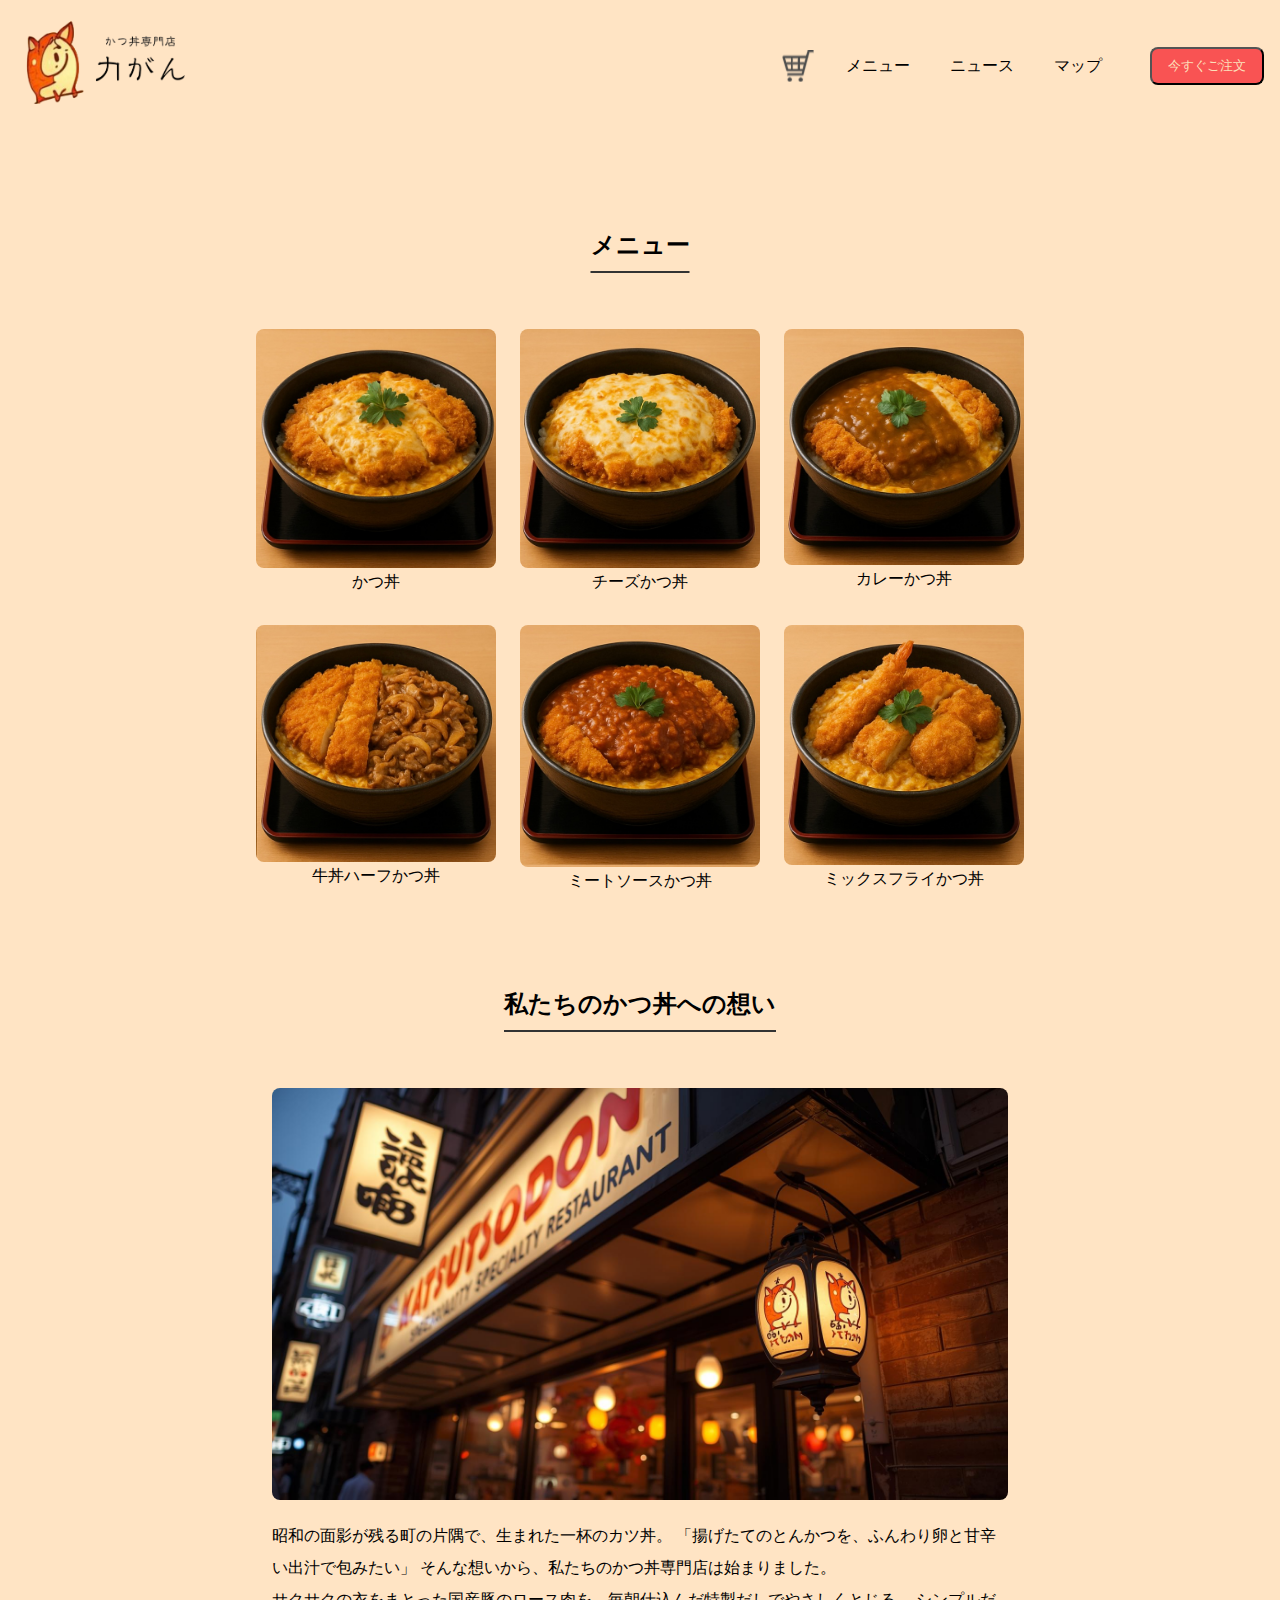
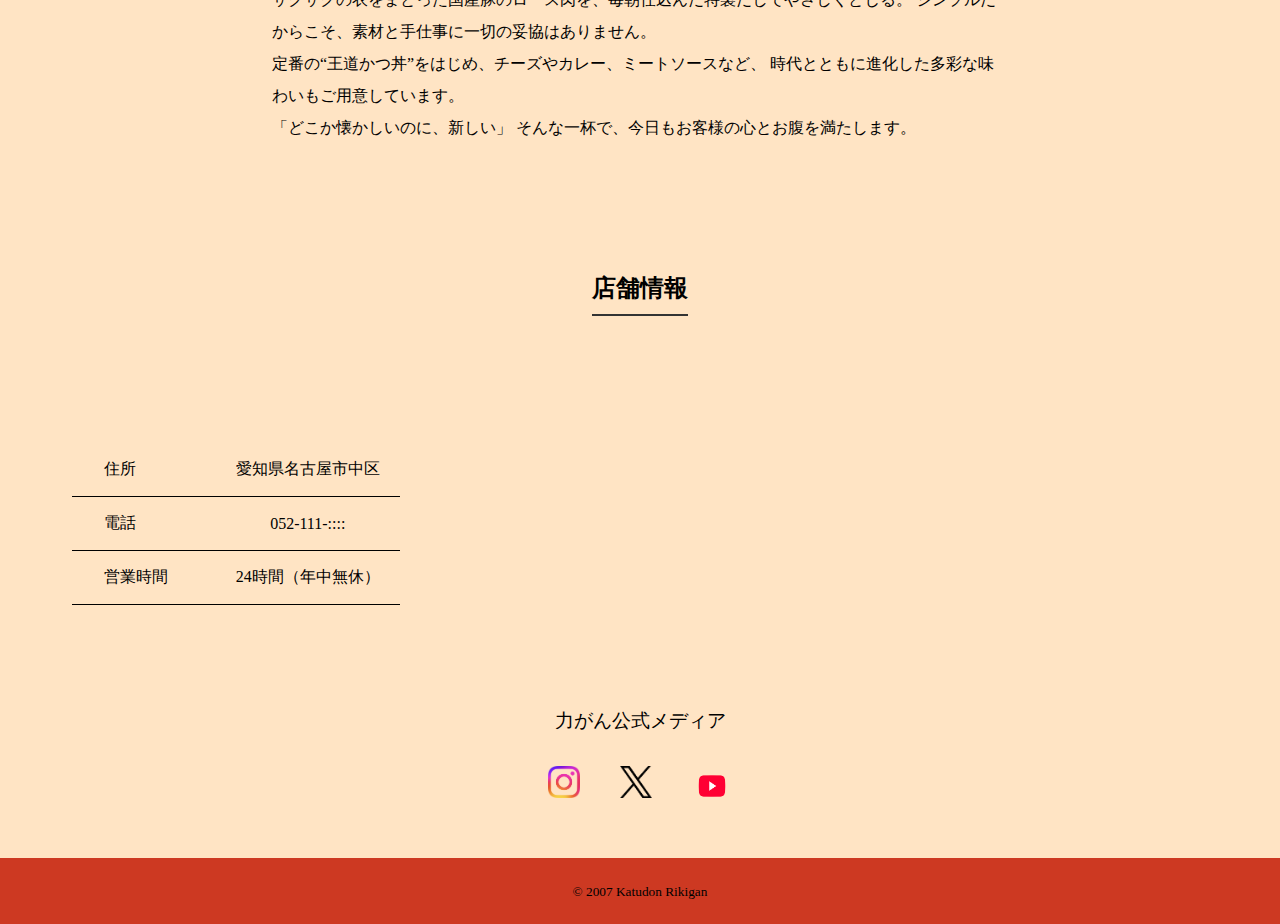
<file: index.html>
<!DOCTYPE html>
<html lang="ja">

<head>
  <meta charset="UTF-8">
  <meta name="viewport" content="width=device-width, initial-scale=1.0">
  <title>かつ丼専門店 力がん</title>
  <meta name="description" content="揚げたてサクサクのとんかつをふんわり玉子でとじた絶品かつ丼専門店。王道かつ丼から多彩なトッピングまでご用意しています。素材と出汁にこだわった一杯をぜひ。">
  <link rel="stylesheet" href="style.css">
  <link rel="icon" type="image/png" href="favi.png">
</head>

<body>
  <header>
    <div class="header-top">
      <h1 class="main-logo">
        <a href="index.html">
          <img src="logo-2-Photoroom.png" alt="力がんのロゴ" width="180" height="about">
        </a>
      </h1>
      <div class="cart">
        <a href="#" aria-label="カートを見る"><img src="kart.png" alt=""></a>
      </div>

    </div>



    <nav class="nav">
      <ul>

        <li><a href="#menu">メニュー</a></li>
        <li><a href="news.html" target="_blank">ニュース</a></li>
        <li><a href="#map">マップ</a></li>


      </ul>
    </nav>

    <div class="order">
      <button class="order-btn">今すぐご注文</button>

    </div>



  </header>






  <main>

    <section class="menu" id="menu">
      <h2>メニュー</h2>
      <div class="grid">
        <div class="item">
          <a href="item-1.html" target="_blank">
            <img src="nomal.png" alt="かつ丼">
            <p>かつ丼</p>
          </a>

        </div>
        <div class="item">
          <a href="#">
            <img src="chees.png" alt="チーズかつ丼">
            <p>チーズかつ丼</p>

          </a>

        </div>
        <div class="item">
          <a href="#">
            <img src="curry.png" alt="カレーかつ丼">
            <p>カレーかつ丼</p>

          </a>

        </div>
        <div class="item">
          <a href="#">
            <img src="harf.png" alt="牛丼ハーフかつ丼">
            <p>牛丼ハーフかつ丼</p>

          </a>

        </div>
        <div class="item">
          <a href="#">
            <img src="meat.png" alt="ミートソースかつ丼">
            <p>ミートソースかつ丼</p>

          </a>

        </div>
        <div class="item">
          <a href="#">
            <img src="mix.png" alt="ミックスフライかつ丼">
            <p>ミックスフライかつ丼</p>

          </a>

        </div>

      </div>

    </section>



  </main>



  <section class="about">
    <h2>私たちのかつ丼への想い</h2>
    <img src="shop.png" alt="力がんの店舗外観" width="400" height="224">


    <p>昭和の面影が残る町の片隅で、生まれた一杯のカツ丼。
      「揚げたてのとんかつを、ふんわり卵と甘辛い出汁で包みたい」
      そんな想いから、私たちのかつ丼専門店は始まりました。<br>

      サクサクの衣をまとった国産豚のロース肉を、毎朝仕込んだ特製だしでやさしくとじる。
      シンプルだからこそ、素材と手仕事に一切の妥協はありません。<br>

      定番の“王道かつ丼”をはじめ、チーズやカレー、ミートソースなど、
      時代とともに進化した多彩な味わいもご用意しています。<br>

      「どこか懐かしいのに、新しい」
      そんな一杯で、今日もお客様の心とお腹を満たします。</p>

  </section>

  <footer class="page-footer" id="map">
    <h2>店舗情報</h2>
    <section class="location">
      <table class="info">
      <tr>
        <th>住所</th>
        <td>愛知県名古屋市中区</td>
      </tr>
      <tr>
        <th>電話</th>
        <td>052-111-::::</td>
      </tr>
      <tr>
        <th>営業時間</th>
        <td>24時間（年中無休）</td>
      </tr>

    </table>

    <div class="location-map">
      <iframe
        src="https://www.google.com/maps/embed?pb=!1m18!1m12!1m3!1d26093.365242308177!2d136.8902867686452!3d35.16483360650234!2m3!1f0!2f0!3f0!3m2!1i1024!2i768!4f13.1!3m3!1m2!1s0x600370cfa5b2e875%3A0xa07b528628e6dae!2z5oSb55-l55yM5ZCN5Y-k5bGL5biC5Lit5Yy6!5e0!3m2!1sja!2sjp!4v1761098989495!5m2!1sja!2sjp"
        width="720" height="320" style="border:0;" allowfullscreen="" loading="lazy"
        referrerpolicy="no-referrer-when-downgrade"></iframe>
    </div>

    </section>
    

    <section class="media">
      <div>
        <h3>力がん公式メディア</h3>
        <a href="https://www.instagram.com/axpaw20xx/" target="_blank">
          <ul>
            <li>
              <img src="Instagram_Glyph_Gradient.png" alt="instagramのロゴ" width="32" height="32">
            </li>
            <li>
              <img src="x~logo.png" alt="xのロゴ" width="32" height="32">
            </li>
            <li>
              <img src="yt_icon_red_digital.png" width="40" height="40">
            </li>

          </ul>

      </div>


      </a>
    </section>

    <div class="copyright">
      <small>&copy; 2007 Katudon Rikigan</small>
    </div>
  </footer>






</body>

</html>
</file>
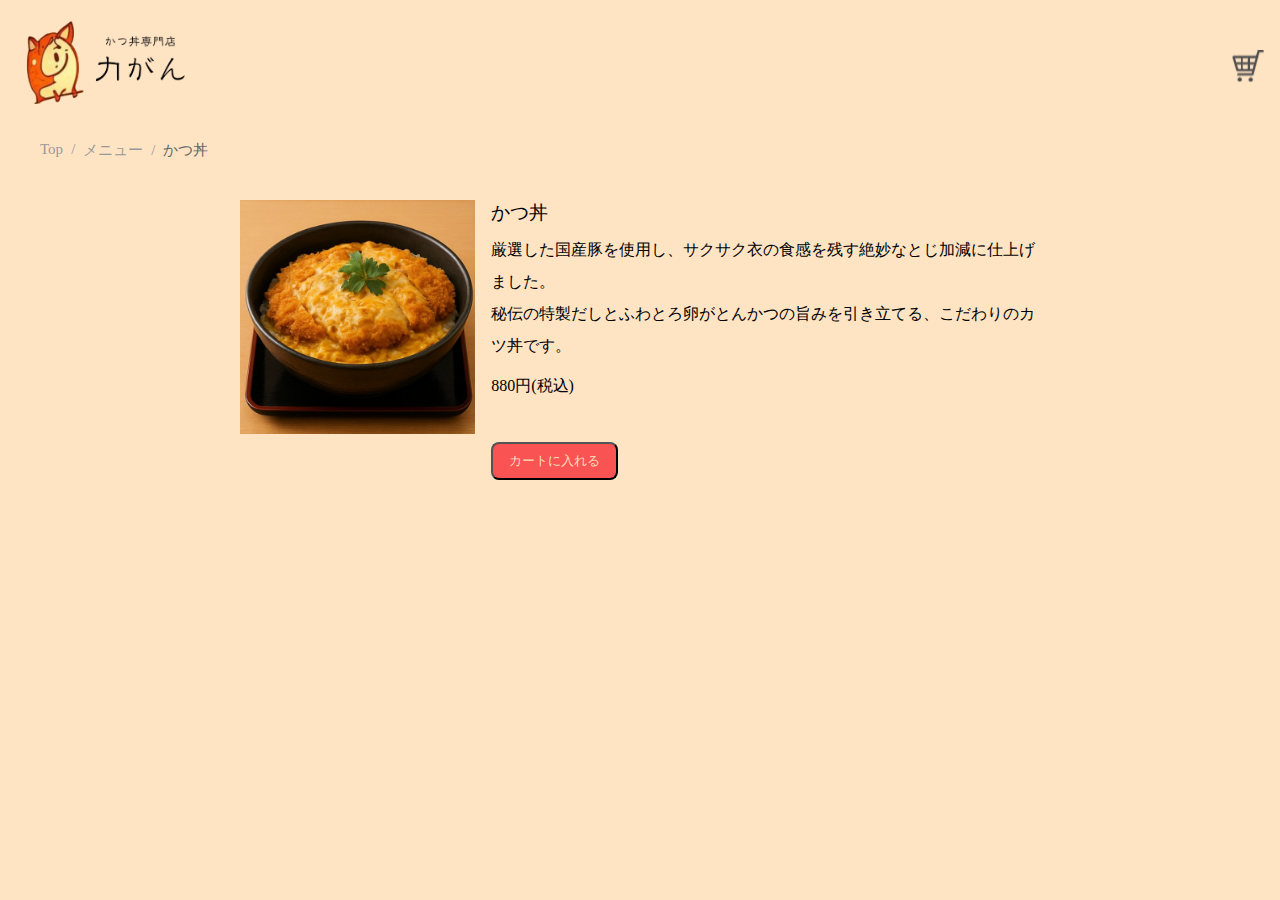
<file: item-1.html>
<!DOCTYPE html>
<html lang="ja">

<head>
  <meta charset="UTF-8">
  <meta name="viewport" content="width=device-width, initial-scale=1.0">
  <title>かつ丼専門店 力がん メニュー</title>
  <meta name="description" content="揚げたてサクサクのとんかつをふんわり玉子でとじた絶品かつ丼専門店。王道かつ丼から多彩なトッピングまでご用意しています。素材と出汁にこだわった一杯をぜひ。">
  <link rel="stylesheet" href="style.css">
  <link rel="icon" type="image/png" href="favi.png">
</head>

<body>
  <header>
    <div class="header-top">
      <h1 class="main-logo">
        <a href="index.html">
          <img src="logo-2-Photoroom.png" alt="力がんのロゴ" width="180" height="about">
        </a>
      </h1>
      <div class="cart">
        <a href="#" aria-label="カートを見る"><img src="kart.png" alt=""></a>
      </div>

    </div>
  </header>

<nav sria-label="パンくずリスト">
  <ol class="breadcrumb">
    <li><a href="index.html">Top</a></li>
    <li><a href="index.html#menu">メニュー</a></li>
    <li>かつ丼</li>

  </ol>
</nav>


   <section class="ditaile">
    <div class="saide-img">
      <img src="nomal.png" alt="かつ丼">
    </div>



    <div class="description">
      <h3>かつ丼</h3>
      <p>厳選した国産豚を使用し、サクサク衣の食感を残す絶妙なとじ加減に仕上げました。<br>
        秘伝の特製だしとふわとろ卵がとんかつの旨みを引き立てる、こだわりのカツ丼です。</p>
      <p>880円(税込)</p>
      <button>カートに入れる</button>

    </div>



  </section>



</body>
 

</html>
</file>
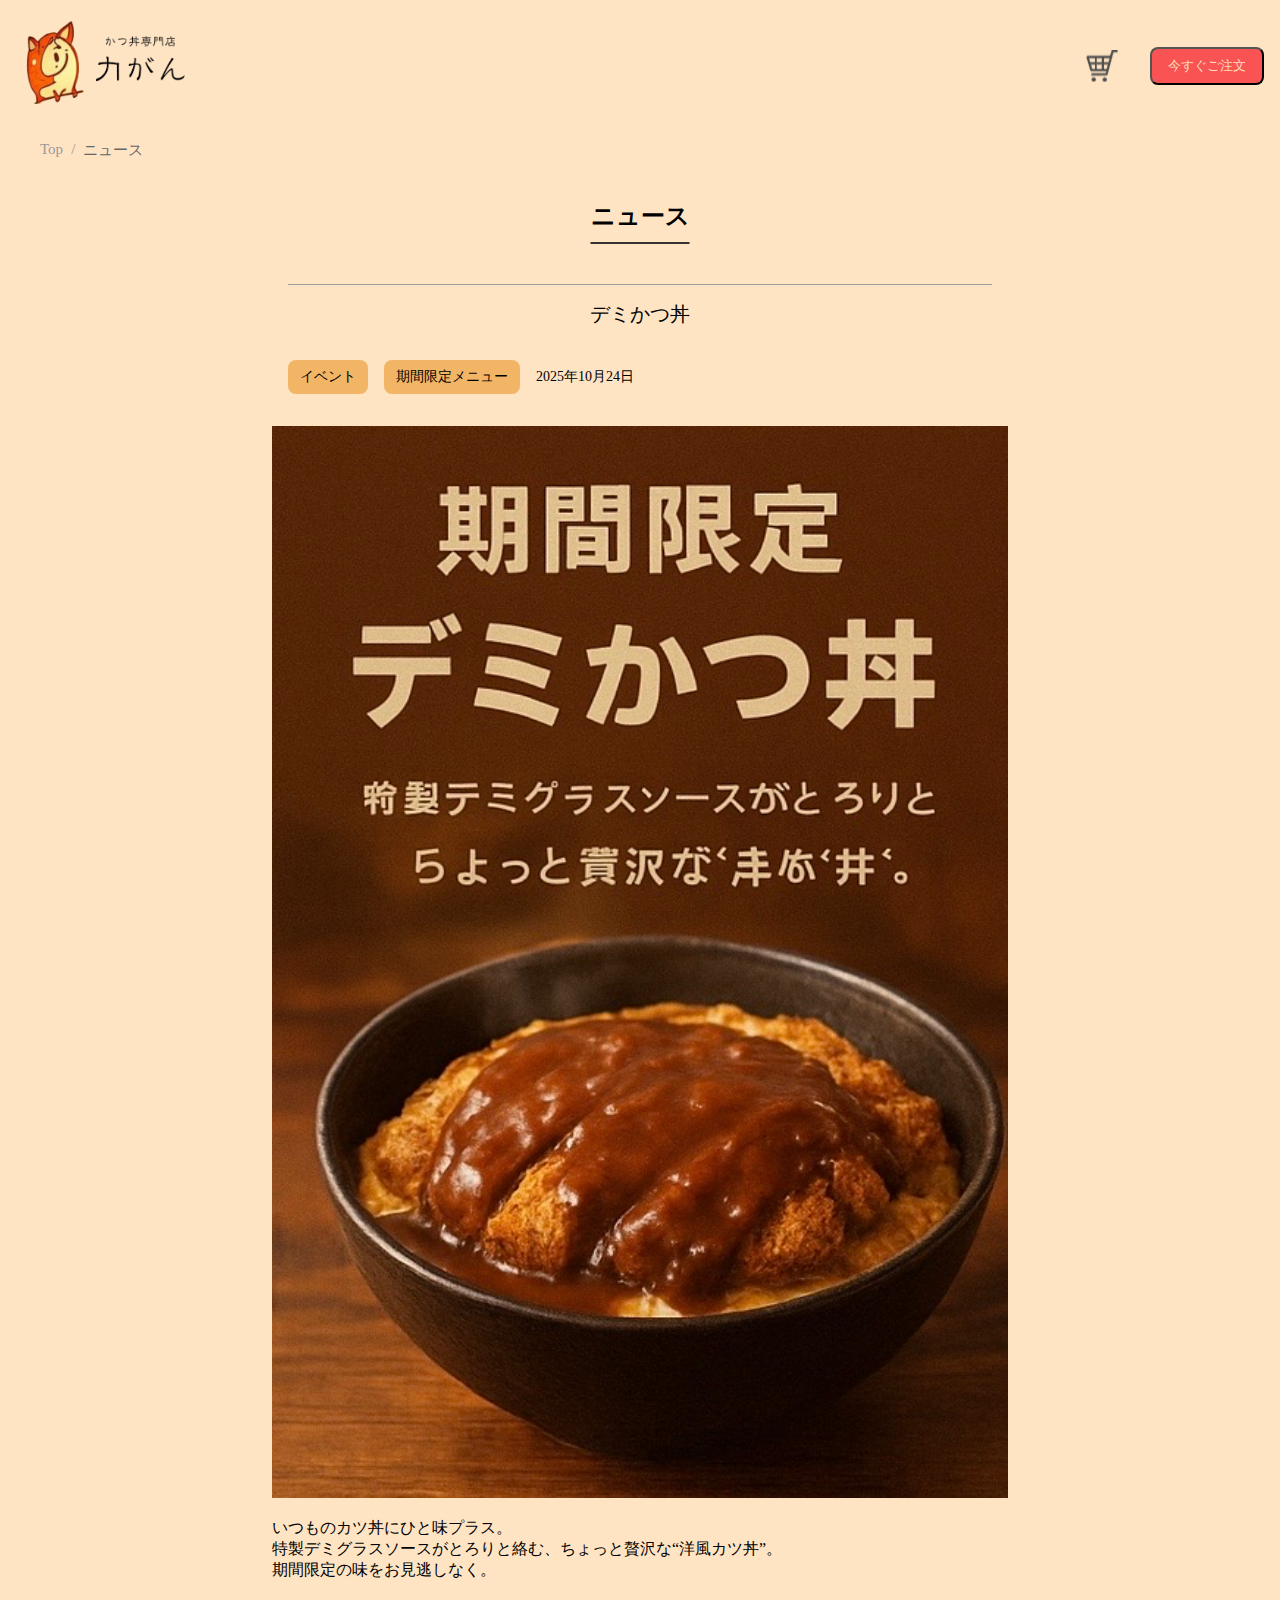
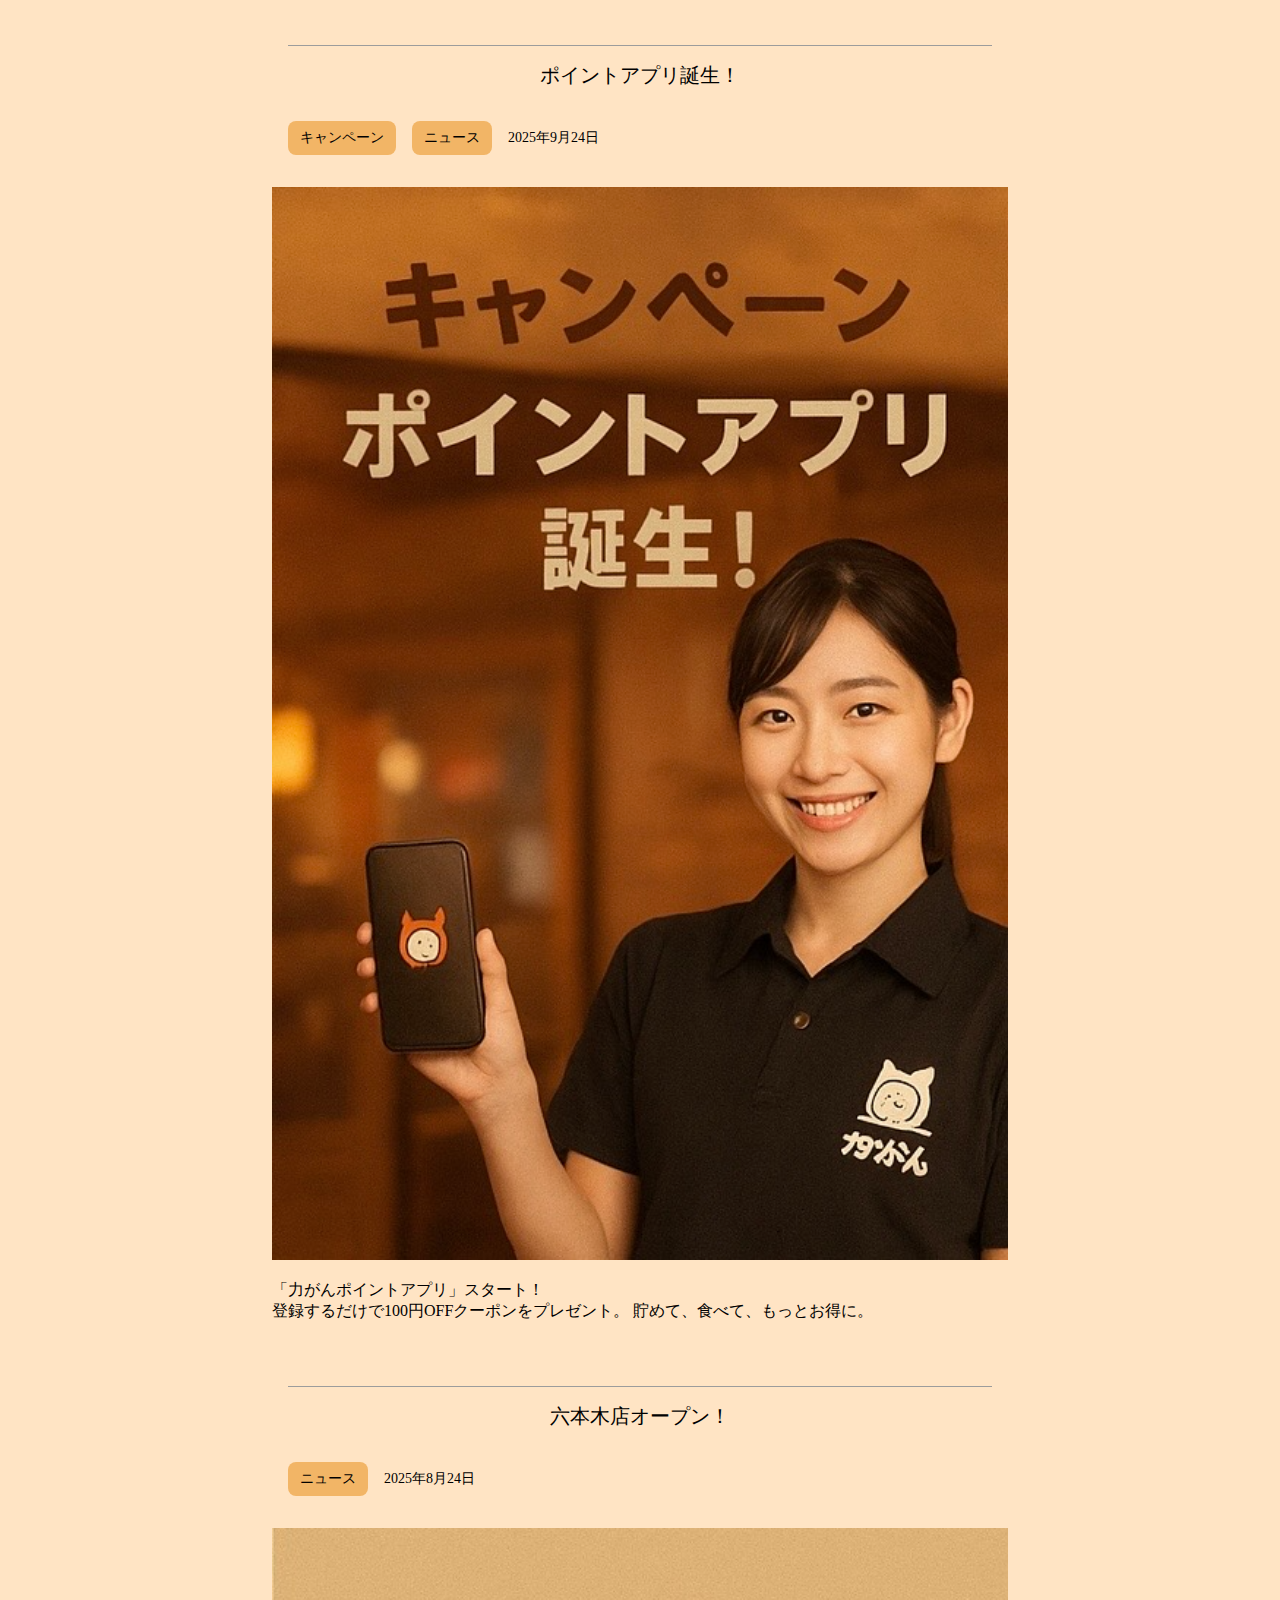
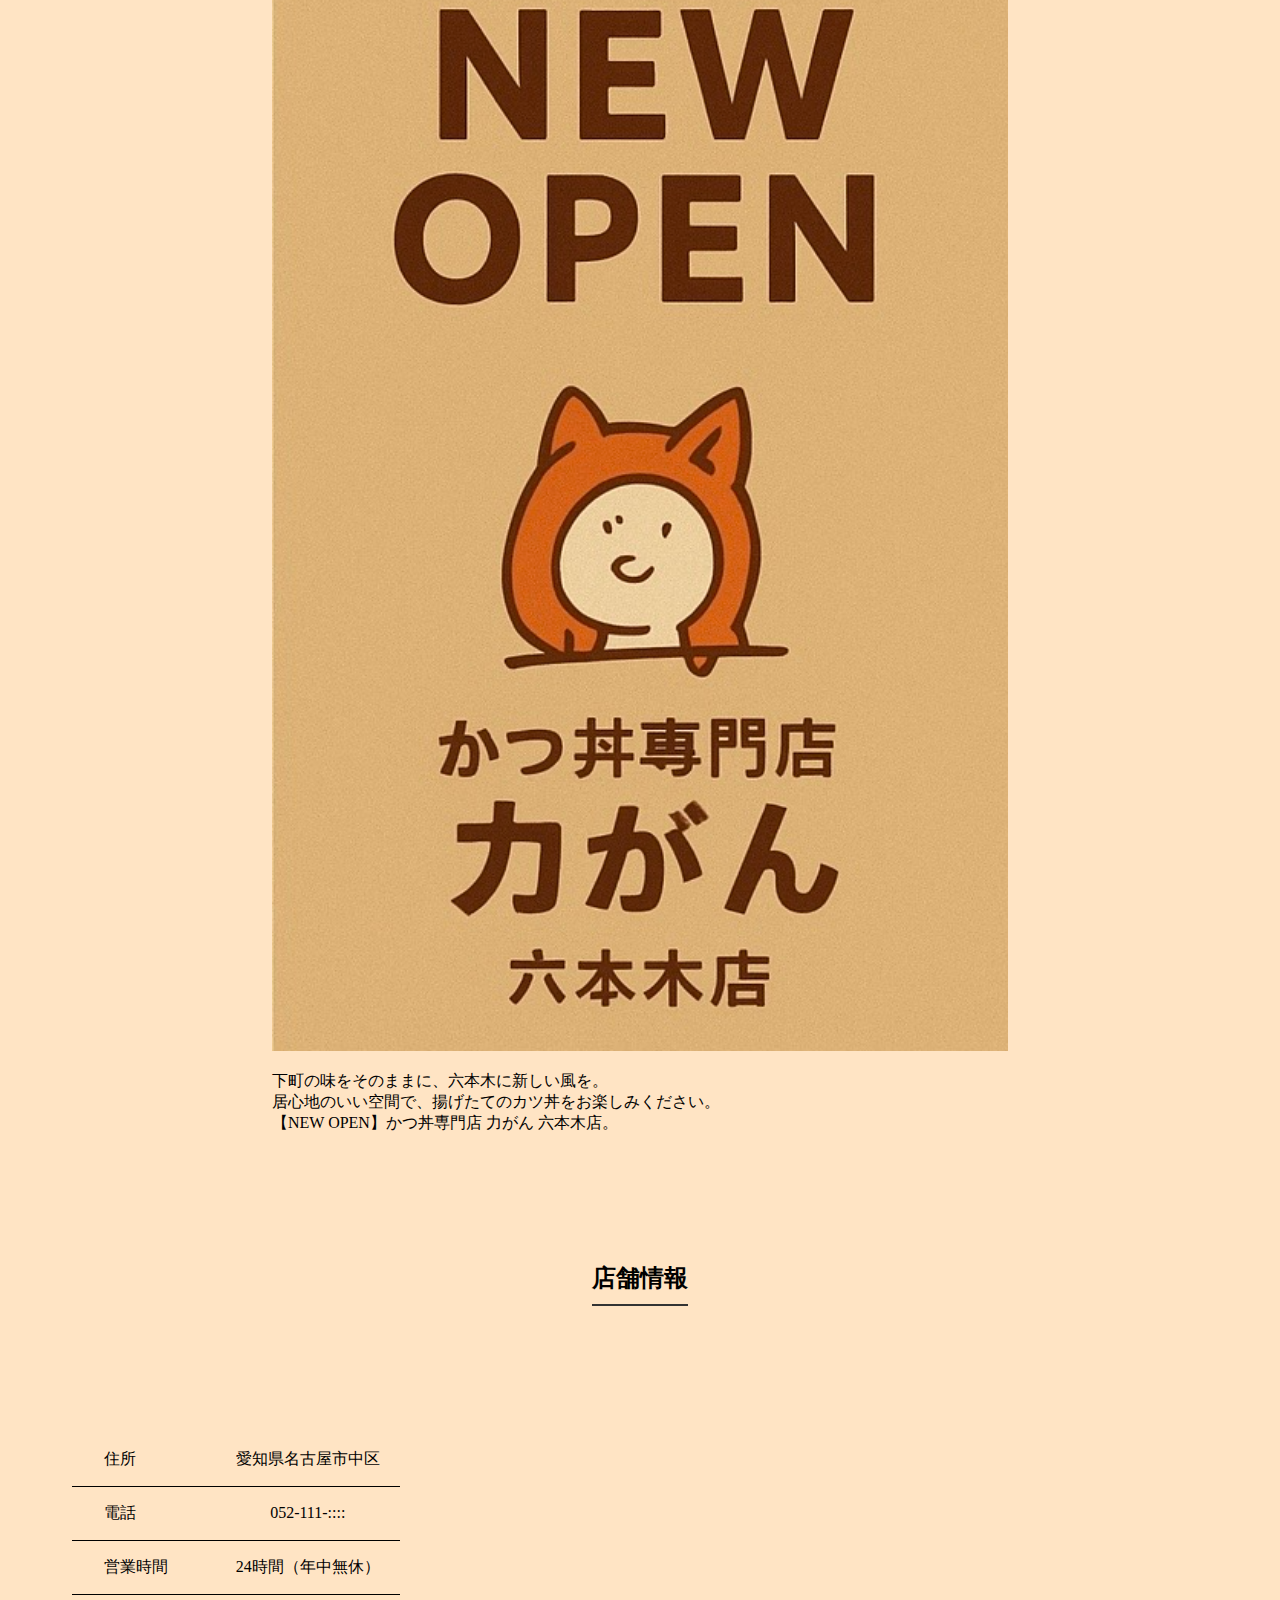
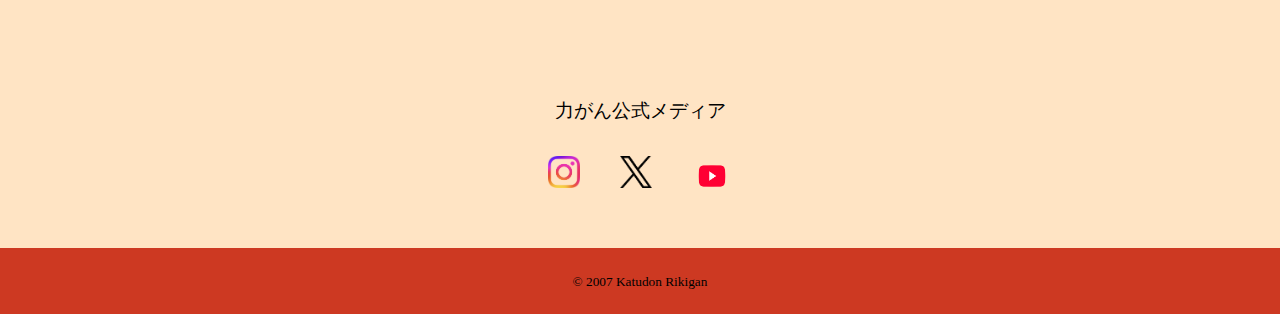
<file: news.html>
<!DOCTYPE html>
<html lang="ja">

<head>
  <meta charset="UTF-8">
  <meta name="viewport" content="width=device-width, initial-scale=1.0">
  <title>かつ丼専門店 力がん ニュース</title>
  <meta name="description" content="揚げたてサクサクのとんかつをふんわり玉子でとじた絶品かつ丼専門店。王道かつ丼から多彩なトッピングまでご用意しています。素材と出汁にこだわった一杯をぜひ。">
  <link rel="stylesheet" href="style.css">
  <link rel="icon" type="image/png" href="favi.png">
</head>

<body>
  <header>
    <div class="header-top">
      <h1 class="main-logo">
        <a href="index.html">
          <img src="logo-2-Photoroom.png" alt="力がんのロゴ" width="180" height="about">
        </a>
      </h1>
      <div class="cart">
        <a href="#" aria-label="カートを見る"><img src="kart.png" alt=""></a>
      </div>

    </div>



    

    <div class="order">
      <button class="order-btn">今すぐご注文</button>

    </div>



  </header>
  <nav aria-label="パンくずリスト">
  <ol class="breadcrumb">
    <li><a href="index.html">Top</a></li>
    <li>ニュース</li>

  </ol>
</nav>

  
  <main class="wrapper">
   

      <h2>ニュース</h2>
      <article class="post">
        <header class="news">
          <h3 class="post-title">デミかつ丼</h3>
          <div class="post-info">
            <ul class="post-cat">
              <li><a href="#">イベント</a></li>
              <li><a href="#">期間限定メニュー</a></li>
            </ul>
            <time class="post-date" datetime="2025-10-24">2025年10月24日</time>
          </div>
        </header>
        <img class="post-photo" src="demi.png" alt="期間限定メニューのお知らせ">
        <p>いつものカツ丼にひと味プラス。<br>
特製デミグラスソースがとろりと絡む、ちょっと贅沢な“洋風カツ丼”。<br>
期間限定の味をお見逃しなく。
</p>
      </article>

      <article class="post">
        <header class="news">
          <h3 class="post-title">ポイントアプリ誕生！</h3>
          <div class="post-info">
            <ul class="post-cat">
              <li><a href="#">キャンペーン</a></li>
              <li><a href="#">ニュース</a></li>
            </ul>
            <time class="post-date"datetime="2025-9-24">2025年9月24日</time>
          </div>
        </header>
        <img class="post-photo" src="chan.png" alt="キャンペーンのお知らせ">
        <p>「力がんポイントアプリ」スタート！<br>
登録するだけで100円OFFクーポンをプレゼント。
貯めて、食べて、もっとお得に。

</p>
      </article>

       <article class="post">
        <header class="news">
          <h3 class="post-title">六本木店オープン！</h3>
          <div class="post-info">
            <ul class="post-cat">
    
              <li><a href="#">ニュース</a></li>
            </ul>
            <time class="post-date"datetime="2025-8-24">2025年8月24日</time>
          </div>
        </header>
        <img class="post-photo" src="new.png" alt="新店舗のお知らせ">
        <p>下町の味をそのままに、六本木に新しい風を。<br>
居心地のいい空間で、揚げたてのカツ丼をお楽しみください。<br>
【NEW OPEN】かつ丼専門店 力がん 六本木店。

</p>
      </article>
   
  </main>

  <footer class="page-footer" id="map">
    <h2>店舗情報</h2>
    <section class="location">
      <table class="info">
      <tr>
        <th>住所</th>
        <td>愛知県名古屋市中区</td>
      </tr>
      <tr>
        <th>電話</th>
        <td>052-111-::::</td>
      </tr>
      <tr>
        <th>営業時間</th>
        <td>24時間（年中無休）</td>
      </tr>

    </table>

    <div class="location-map">
      <iframe
        src="https://www.google.com/maps/embed?pb=!1m18!1m12!1m3!1d26093.365242308177!2d136.8902867686452!3d35.16483360650234!2m3!1f0!2f0!3f0!3m2!1i1024!2i768!4f13.1!3m3!1m2!1s0x600370cfa5b2e875%3A0xa07b528628e6dae!2z5oSb55-l55yM5ZCN5Y-k5bGL5biC5Lit5Yy6!5e0!3m2!1sja!2sjp!4v1761098989495!5m2!1sja!2sjp"
        width="720" height="320" style="border:0;" allowfullscreen="" loading="lazy"
        referrerpolicy="no-referrer-when-downgrade"></iframe>
    </div>

    </section>



  

    <section class="media">
      <div>
        <h3>力がん公式メディア</h3>
        <a href="https://www.instagram.com/axpaw20xx/" target="_blank">
          <ul>
            <li>
              <img src="Instagram_Glyph_Gradient.png" alt="instagramのロゴ" width="32" height="32">
            </li>
            <li>
              <img src="x~logo.png" alt="xのロゴ" width="32" height="32">
            </li>
            <li>
              <img src="yt_icon_red_digital.png" width="40" height="40">
            </li>
            
          </ul>
              
      </div>
       

            </a>
    </section>

    <div class="copyright">
      <small>&copy; 2007 Katudon Rikigan</small>
    </div>
  </footer>






</body>

</html>
</file>
<file: style.css>
@charset "utf-8";

/* common */

* {
  margin: 0;
}

html {
  scroll-behavior: smooth;
}

body {
  background-color: bisque;
}

h2 {
  display: inline-block;
  text-align: center;
  position: relative;       
  padding-bottom: 0.75rem;   
  margin: 2rem 0 1.5rem;
}


h2::after {
  content: '';
  position: absolute;
  bottom: 0;
  left: 50%;
  transform: translatex(-50%);
  width: 100%;
  
  height: 2px;
  background-color: #333;

}


  
/* header */

header {
  display: flex;
  flex-direction: column;
  gap: 1rem;
  padding: 1rem;
  
}

.header-top {
  display: flex;
  justify-content: space-between; 
  
  align-items: center;
}

.main-logo {
  margin: 0;
}



.cart {
  display: flex;
  align-items: center;
}

.cart img {
  display: block;
}




/* nav */

.nav {
  
  text-align: center;
}
ul {
  display: flex;
  gap: 2.5rem;
  justify-content: center;
  padding: 0;
}

.order {
  text-align: center;
 
}



li {
  list-style: none;
  text-align: bottom;
  a:hover {
    color: brown;
  
  }
}





 button {
  border-radius: .5rem;
  padding: .5rem 1rem;
  margin-top: 2rem;
  background-color: rgb(249, 83, 83);
  color: rgb(252, 223, 185);
  
}

button:hover {
  scale: 1.2 1.5;
  opacity: .7;
  transition: .5s;
}

/* menu */
main {
  max-width: 800px;
  padding: 0 1rem;
  margin: 4rem auto 0;
  text-align: center;
}
.menu {
  text-align: center;
 margin: 2rem 1rem 0;
}


.grid {
  display: grid;
  gap: 2rem 1.5rem;
  grid-template-columns: repeat(2, 1fr);
  margin-top: 2rem;
}

.item img {
  width: 100%;
  height: auto;
  border-radius: .5rem;
}

a:hover {
  opacity: .8;
}

a {
  text-decoration: none;
  color: black;
}

/* about */

.about {
  max-width: 736px;
  padding: 0 1rem;
  margin: 4rem auto 0;
  text-align: center;
}

.about img {
  border-radius: .5rem;
  width: 100%;
  height: auto;
  margin-top: 2rem;
}


.about p {
  text-align: left;
  margin-top: 1rem;
  line-height: 2;
}

/* footer */

footer {
  text-align: center;
 margin-top: 6rem;
 
}





table {
  width: 100%;
  max-width: 544px;
  margin: auto;
  padding: 1.5rem;
  border-spacing: 0;
  
}

th, td {
  border-bottom: 1px solid;

}

th {
  text-align: left;
  font-weight: normal;
  padding: 1rem;
}

td {
  padding: 1em 0;
}

.location-map {
  margin: 1.5rem auto;
  padding: 0 1rem;
}

iframe {
  width: 100%;
  max-width: 544px;
  margin: 0 auto;
  display: block;
  border: 0;
}

.copyright {
  background: rgb(205, 57, 34);
  padding: 1.5rem 0;
  margin-top: 3rem;
}


/* media */

h3 {
  font-weight: normal;
}

.media ul {
  margin-top: 2rem;
}

/* ditaile */



.ditaile {
  display: flex;
  gap: 1rem;
  
  padding: 0 1rem;
  max-width: 800px;
  
  margin: 2rem auto 0;
  
}

.ditaile img {
  width: 100%;
  height: auto;
}

.description {
  width: 70%;
}

.saide-img {
  width: 30%;
}

.ditaile p {
  line-height: 2;
  margin-top: .5rem;
}
  
 
/* breadcrumb */

.breadcrumb{
  display: flex;
  gap: .5rem;
  list-style: none;
  margin: 0 auto;
  max-width: 1200px;
  padding: 0.5rem;
  font-size: 15px;
}

.breadcrumb li:not(:last-child)::after {
  content: '/';
  margin-left: 0.5rem;
  color: #999;
}

.breadcrumb a {
 color: #999;
  text-decoration: none;
}

.breadcrumb li:last-child {
  color: #666;
}

/* news */
 
.wrapper {
 max-width: 736px;
 margin: 0 auto;
 padding: 0 1rem;
text-align: center;
}

.wrapper h2 {
 
  display: inline-block;
}

.news {
  display: block;
}

.post {
  margin-bottom: 3rem;
  text-align: left;
 
}

.post-title {
  text-align: center;
  border-top: 1px solid rgb(156, 156, 156) ;
  padding-top: 1rem;
  font-size: 20px;
}

.post-date {
  font-size: .875rem;
}

.post-info {
  display: flex;
  gap: 1rem;
  margin-top: 2rem;
  align-items: center;
}

.post-cat {
  gap: 1rem;
  display: flex;
  padding: 0;
}

.post-cat li {
  list-style: none;
}

.post-cat a {
  background-color: rgb(242, 181, 102);
  border-radius: 8px;
  padding: .5rem .75rem;
  font-size: .875rem;
  display: inline-block;
}

.post-cat a:hover {
  background-color: rgb(239, 204, 150);
}

.post-photo {
  margin-top: 1rem;
  width: 100%;
  height: auto;

}

.post p {
  margin-top: 1rem;
}

/* デスクトップ版 */

@media (min-width: 768px) {
  header {
    flex-direction: row;
    
    align-items: center;
    gap: 2rem;
  }

  .header-top {
     display: contents;
  }

  .main-logo {
    margin-right: auto;
  }

  .nav {
    margin-right: 1rem;
  }
  .nav ul {
    margin: 0;
  }

  .order {
    margin: 0;
    display: flex;
    align-items: center;
  }

  .cart a {
    margin-left: 1rem;
  }

  button {
    margin: 0;
  }

  /* menu */

  .grid {
  display: grid;
  gap: 2rem 1.5rem;
  grid-template-columns: repeat(3, 1fr);
  margin-top: 2rem;
}

/* map */
.location {
  display: flex;
  gap: 1rem;
  max-width: 1200px;
  margin: 0 auto;
}
  
  

.info {
  width: 32%;
}

.location-map {
  width: 64%;
}

.info,
.info th {
  padding-left: 2rem;
}

/* ditaile */

.description button {
  margin-top: 2.5rem;

}



}
</file>
